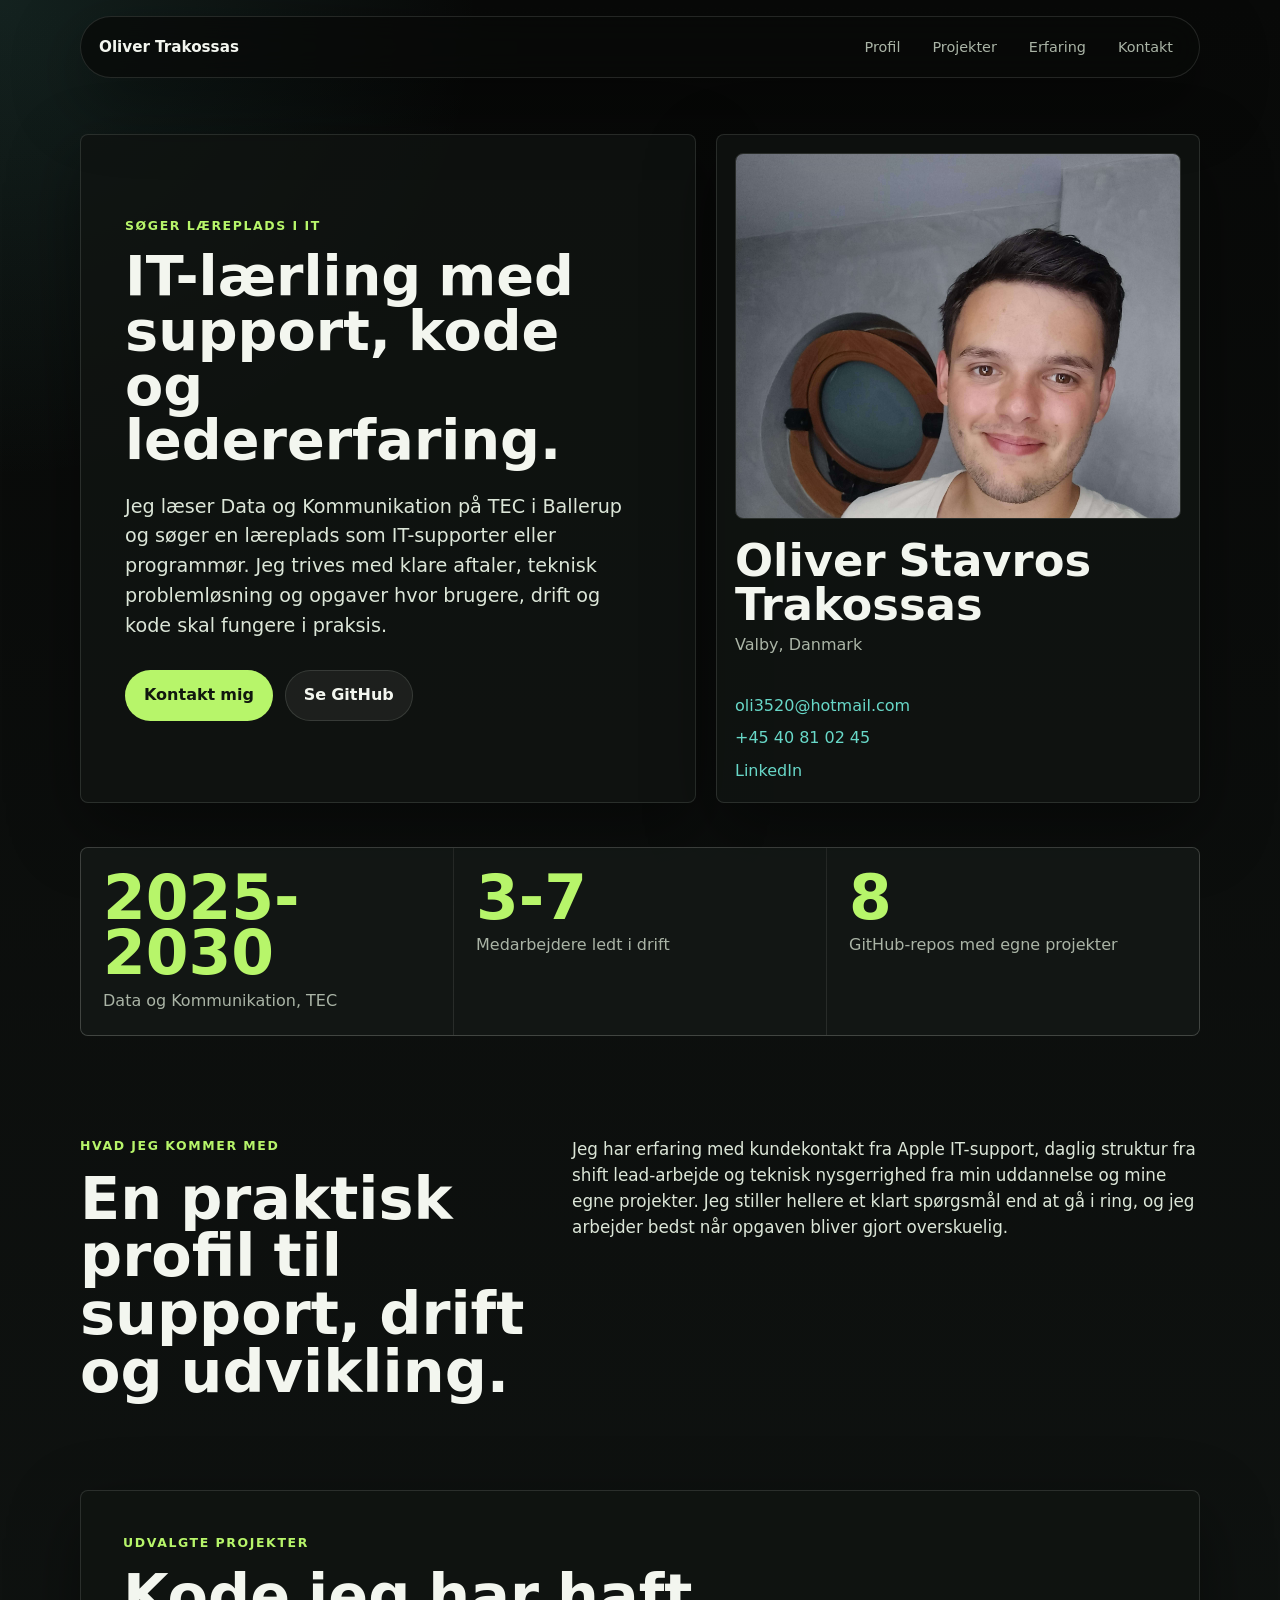
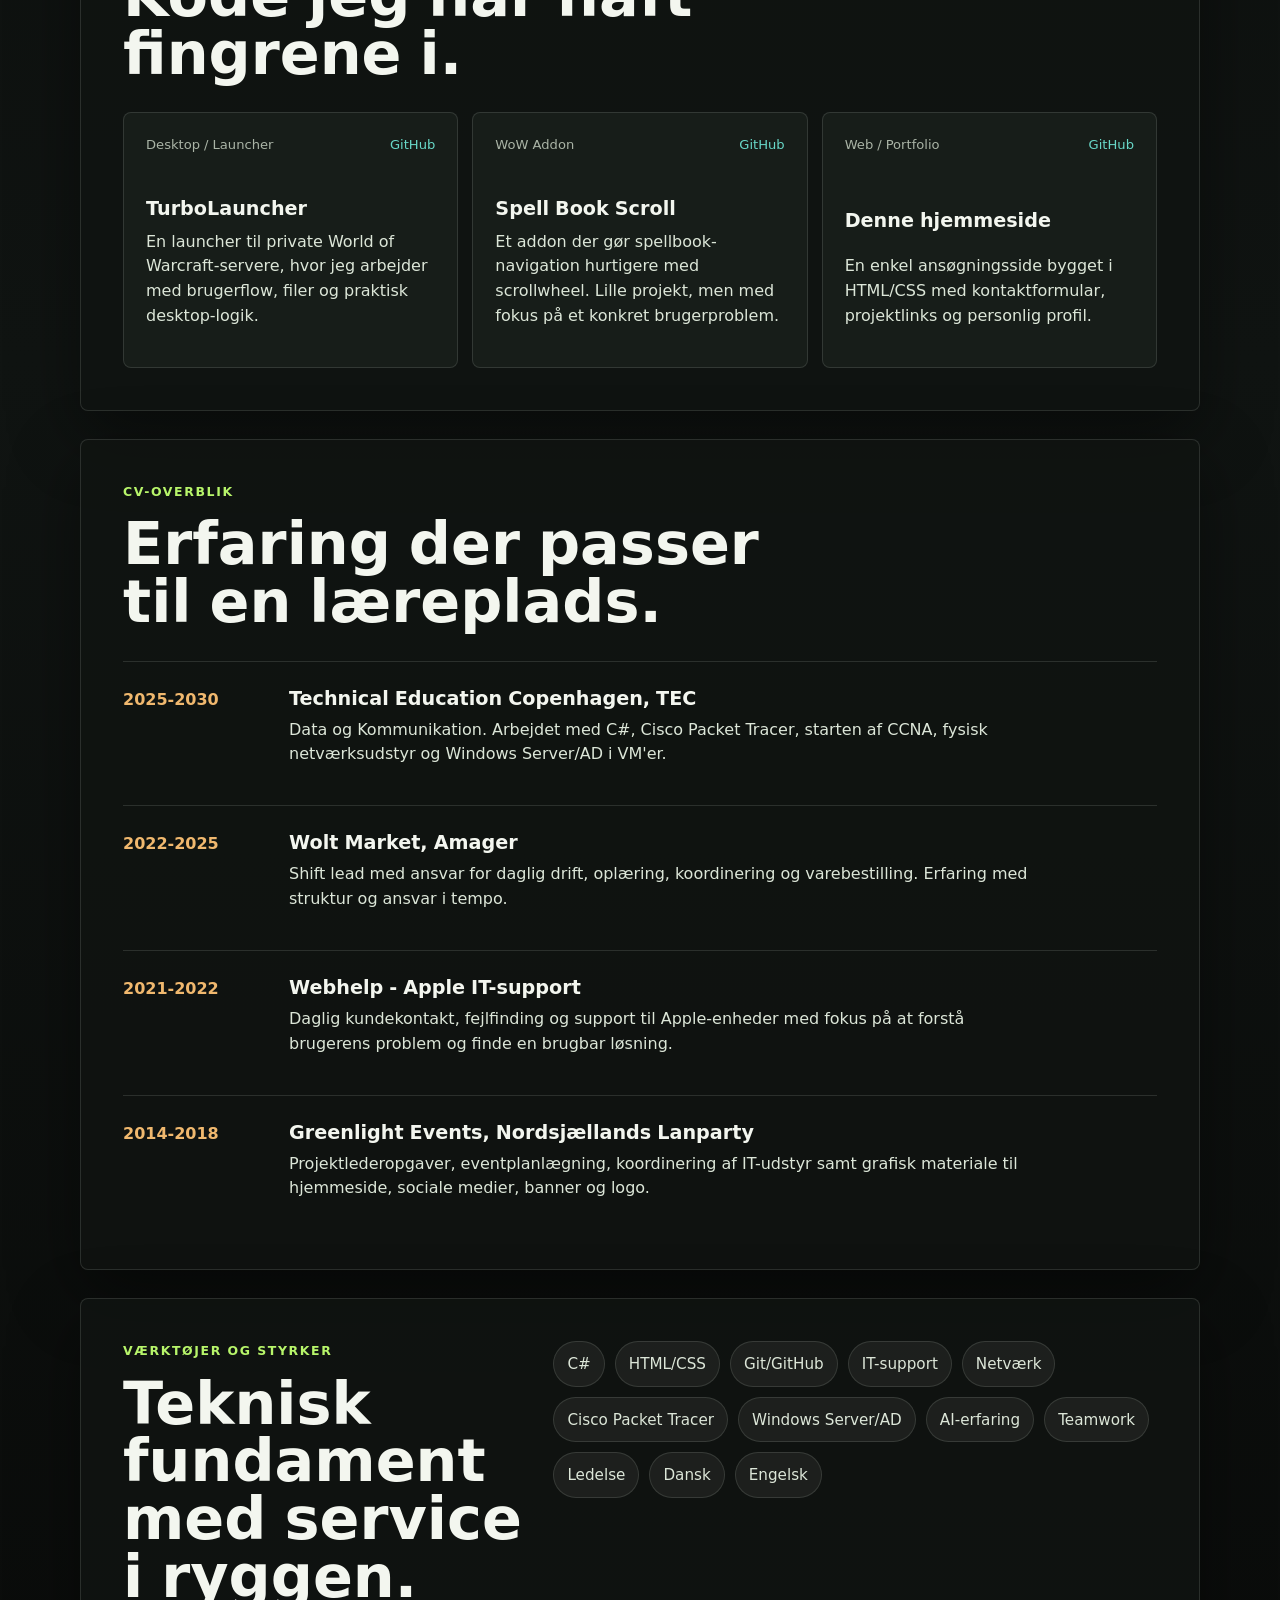
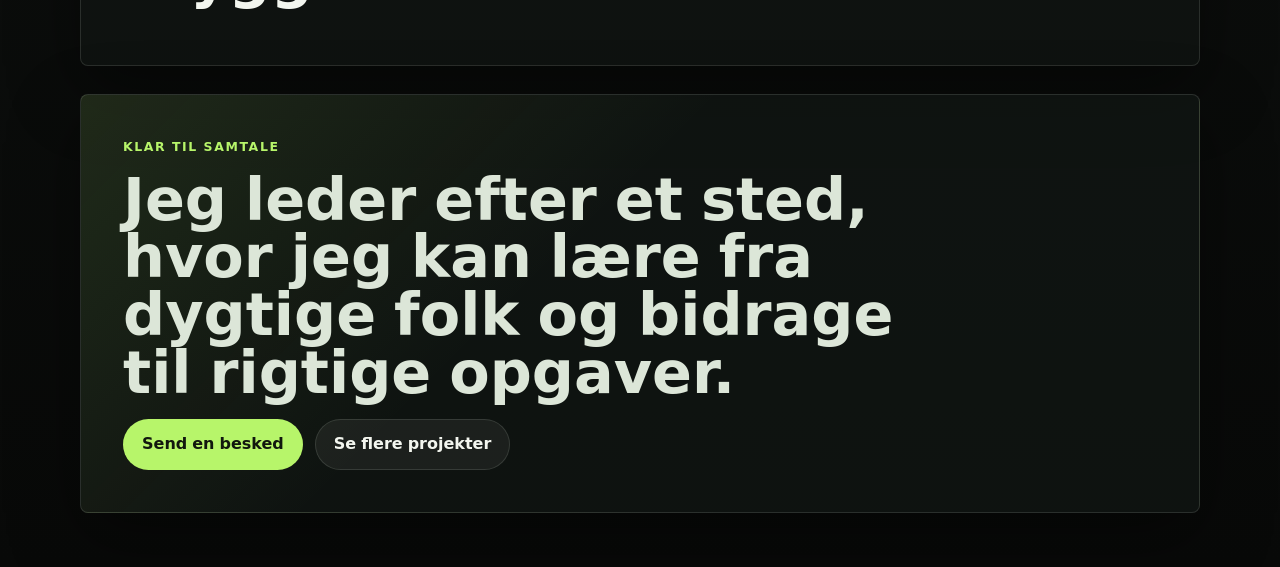
<file: index.html>
<!DOCTYPE html>
<html lang="da">
<head>
  <meta charset="UTF-8">
  <meta name="viewport" content="width=device-width, initial-scale=1.0">
  <meta name="description" content="Oliver Trakossas søger læreplads som IT-supporter eller programmør. Se CV, projekter og kontaktoplysninger.">
  <title>Oliver Trakossas | IT-supporter & programmør-lærling</title>
  <link rel="stylesheet" href="styles.css">
</head>
<body>
  <nav class="site-nav" aria-label="Hovednavigation">
    <a class="brand" href="index.html">Oliver Trakossas</a>
    <div class="nav-links">
      <a href="#profil">Profil</a>
      <a href="#projekter">Projekter</a>
      <a href="#erfaring">Erfaring</a>
      <a href="kontakt.html">Kontakt</a>
    </div>
  </nav>

  <main>
    <section class="hero" id="profil">
      <div class="hero-copy">
        <p class="eyebrow">Søger læreplads i IT</p>
        <h1>IT-lærling med support, kode og ledererfaring.</h1>
        <p class="hero-text">
          Jeg læser Data og Kommunikation på TEC i Ballerup og søger en læreplads som IT-supporter
          eller programmør. Jeg trives med klare aftaler, teknisk problemløsning og opgaver hvor brugere,
          drift og kode skal fungere i praksis.
        </p>
        <div class="hero-actions">
          <a class="button primary" href="kontakt.html">Kontakt mig</a>
          <a class="button secondary" href="https://github.com/Turbogreek" target="_blank" rel="noreferrer">Se GitHub</a>
        </div>
      </div>

      <aside class="profile-panel" aria-label="Kort profil">
        <img src="mig.jpg" alt="Portræt af Oliver Trakossas" class="profile-photo">
        <div>
          <h2>Oliver Stavros Trakossas</h2>
          <p>Valby, Danmark</p>
        </div>
        <div class="contact-strip">
          <a href="mailto:oli3520@hotmail.com">oli3520@hotmail.com</a>
          <a href="tel:+4540810245">+45 40 81 02 45</a>
          <a href="https://www.linkedin.com/in/oliver-trakossas" target="_blank" rel="noreferrer">LinkedIn</a>
        </div>
      </aside>
    </section>

    <section class="stats-band" aria-label="Nøgletal">
      <div>
        <strong>2025-2030</strong>
        <span>Data og Kommunikation, TEC</span>
      </div>
      <div>
        <strong>3-7</strong>
        <span>Medarbejdere ledt i drift</span>
      </div>
      <div>
        <strong>8</strong>
        <span>GitHub-repos med egne projekter</span>
      </div>
    </section>

    <section class="split-section">
      <div>
        <p class="eyebrow">Hvad jeg kommer med</p>
        <h2>En praktisk profil til support, drift og udvikling.</h2>
      </div>
      <div class="text-stack">
        <p>
          Jeg har erfaring med kundekontakt fra Apple IT-support, daglig struktur fra shift lead-arbejde
          og teknisk nysgerrighed fra min uddannelse og mine egne projekter. Jeg stiller hellere et klart
          spørgsmål end at gå i ring, og jeg arbejder bedst når opgaven bliver gjort overskuelig.
        </p>
       
      </div>
    </section>

    <section class="section-block" id="projekter">
      <div class="section-heading">
        <p class="eyebrow">Udvalgte projekter</p>
        <h2>Kode jeg har haft fingrene i.</h2>
      </div>
      <div class="project-grid">
        <article class="project-card">
          <div class="card-topline">
            <span>Desktop / Launcher</span>
            <a href="https://github.com/Turbogreek/TurboLauncher1.0" target="_blank" rel="noreferrer">GitHub</a>
          </div>
          <h3>TurboLauncher</h3>
          <p>En launcher til private World of Warcraft-servere, hvor jeg arbejder med brugerflow, filer og praktisk desktop-logik.</p>
        </article>
        <article class="project-card">
          <div class="card-topline">
            <span>WoW Addon</span>
            <a href="https://github.com/Turbogreek/Spell-book-scroll-wow-TBC" target="_blank" rel="noreferrer">GitHub</a>
          </div>
          <h3>Spell Book Scroll</h3>
          <p>Et addon der gør spellbook-navigation hurtigere med scrollwheel. Lille projekt, men med fokus på et konkret brugerproblem.</p>
        </article>
        <article class="project-card">
          <div class="card-topline">
            <span>Web / Portfolio</span>
            <a href="https://github.com/Turbogreek/Kontakt-test" target="_blank" rel="noreferrer">GitHub</a>
          </div>
          <h3>Denne hjemmeside</h3>
          <p>En enkel ansøgningsside bygget i HTML/CSS med kontaktformular, projektlinks og personlig profil.</p>
        </article>
      </div>
    </section>

    <section class="section-block" id="erfaring">
      <div class="section-heading">
        <p class="eyebrow">CV-overblik</p>
        <h2>Erfaring der passer til en læreplads.</h2>
      </div>
      <div class="timeline">
        <article>
          <span>2025-2030</span>
          <h3>Technical Education Copenhagen, TEC</h3>
          <p>Data og Kommunikation. Arbejdet med C#, Cisco Packet Tracer, starten af CCNA, fysisk netværksudstyr og Windows Server/AD i VM'er.</p>
        </article>
        <article>
          <span>2022-2025</span>
          <h3>Wolt Market, Amager</h3>
          <p>Shift lead med ansvar for daglig drift, oplæring, koordinering og varebestilling. Erfaring med struktur og ansvar i tempo.</p>
        </article>
        <article>
          <span>2021-2022</span>
          <h3>Webhelp - Apple IT-support</h3>
          <p>Daglig kundekontakt, fejlfinding og support til Apple-enheder med fokus på at forstå brugerens problem og finde en brugbar løsning.</p>
        </article>
        <article>
          <span>2014-2018</span>
          <h3>Greenlight Events, Nordsjællands Lanparty</h3>
          <p>Projektlederopgaver, eventplanlægning, koordinering af IT-udstyr samt grafisk materiale til hjemmeside, sociale medier, banner og logo.</p>
        </article>
      </div>
    </section>

    <section class="skills-section">
      <div>
        <p class="eyebrow">Værktøjer og styrker</p>
        <h2>Teknisk fundament med service i ryggen.</h2>
      </div>
      <div class="skills-list">
        <span>C#</span>
        <span>HTML/CSS</span>
        <span>Git/GitHub</span>
        <span>IT-support</span>
        <span>Netværk</span>
        <span>Cisco Packet Tracer</span>
        <span>Windows Server/AD</span>
        <span>AI-erfaring</span>
        <span>Teamwork</span>
        <span>Ledelse</span>
        <span>Dansk</span>
        <span>Engelsk</span>
      </div>
    </section>

    <section class="cta-section">
      <p class="eyebrow">Klar til samtale</p>
      <h2>Jeg leder efter et sted, hvor jeg kan lære fra dygtige folk og bidrage til rigtige opgaver.</h2>
      <div class="hero-actions">
        <a class="button primary" href="kontakt.html">Send en besked</a>
        <a class="button secondary" href="project.html">Se flere projekter</a>
      </div>
    </section>
  </main>
</body>
</html>
</file>
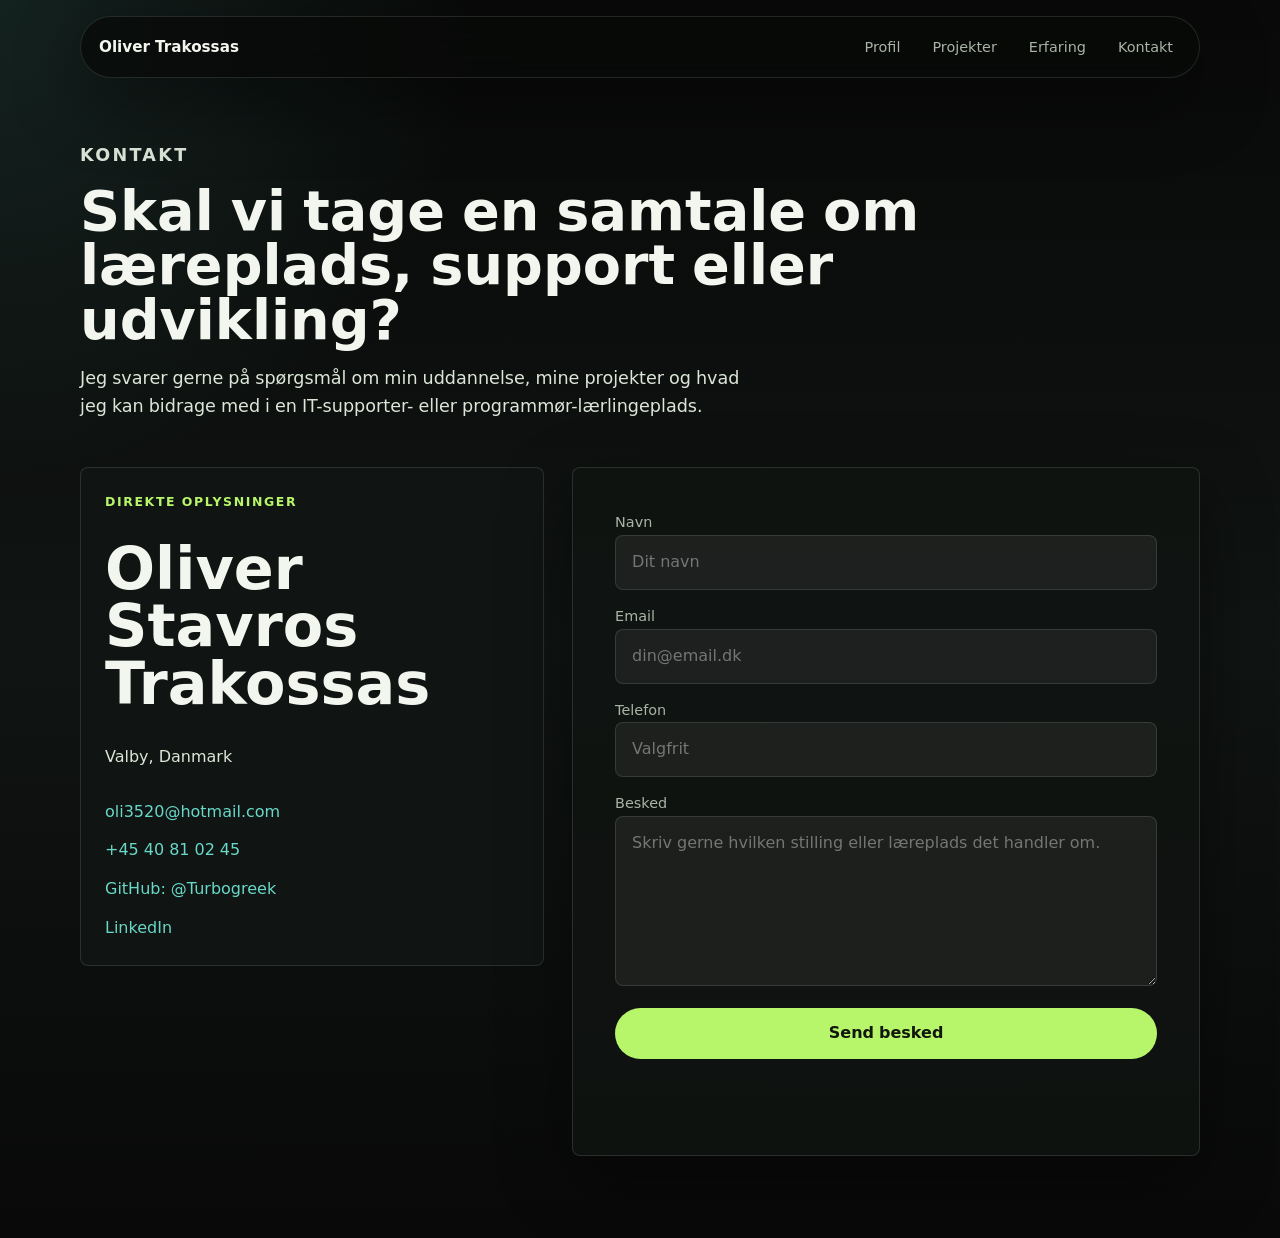
<file: kontakt.html>
<!DOCTYPE html>
<html lang="da">
<head>
  <meta charset="UTF-8">
  <meta name="viewport" content="width=device-width, initial-scale=1.0">
  <meta name="description" content="Kontakt Oliver Trakossas om læreplads som IT-supporter eller programmør.">
  <title>Kontakt | Oliver Trakossas</title>
  <link rel="stylesheet" href="styles.css">
</head>
<body>
  <nav class="site-nav" aria-label="Hovednavigation">
    <a class="brand" href="index.html">Oliver Trakossas</a>
    <div class="nav-links">
      <a href="index.html#profil">Profil</a>
      <a href="project.html">Projekter</a>
      <a href="index.html#erfaring">Erfaring</a>
      <a href="kontakt.html">Kontakt</a>
    </div>
  </nav>

  <main>
    <section class="page-hero">
      <p class="eyebrow">Kontakt</p>
      <h1>Skal vi tage en samtale om læreplads, support eller udvikling?</h1>
      <p>
        Jeg svarer gerne på spørgsmål om min uddannelse, mine projekter og hvad jeg kan bidrage med
        i en IT-supporter- eller programmør-lærlingeplads.
      </p>
    </section>

    <section class="contact-layout">
      <aside class="contact-card">
        <p class="eyebrow">Direkte oplysninger</p>
        <h2>Oliver Stavros Trakossas</h2>
        <p class="contact-intro">Valby, Danmark</p>
        <a href="mailto:oli3520@hotmail.com">oli3520@hotmail.com</a>
        <a href="tel:+4540810245">+45 40 81 02 45</a>
        <a href="https://github.com/Turbogreek" target="_blank" rel="noreferrer">GitHub: @Turbogreek</a>
        <a href="https://www.linkedin.com/in/oliver-trakossas" target="_blank" rel="noreferrer">LinkedIn</a>
      </aside>

      <section class="contact-panel">
        <form id="kontaktForm" action="https://formsubmit.co/ajax/oli3520@hotmail.com" method="POST">
          <input type="text" name="_honey" tabindex="-1" autocomplete="off" style="display:none">
          <input type="hidden" name="_subject" value="Ny besked fra olivertrakossas portfolio">

          <div>
            <label for="navn">Navn</label>
            <input type="text" id="navn" name="navn" placeholder="Dit navn" required>
          </div>

          <div>
            <label for="email">Email</label>
            <input type="email" id="email" name="email" placeholder="din@email.dk" required>
          </div>

          <div>
            <label for="telefon">Telefon</label>
            <input type="text" id="telefon" name="telefon" placeholder="Valgfrit">
          </div>

          <div>
            <label for="besked">Besked</label>
            <textarea id="besked" name="besked" placeholder="Skriv gerne hvilken stilling eller læreplads det handler om." required></textarea>
          </div>

          <button type="submit">Send besked</button>
          <p class="form-status" id="formStatus" aria-live="polite"></p>
        </form>
      </section>
    </section>
  </main>

  <script>
    const form = document.getElementById("kontaktForm");
    const statusText = document.getElementById("formStatus");

    form.addEventListener("submit", async (event) => {
      event.preventDefault();
      statusText.textContent = "Sender besked...";

      const formData = new FormData(form);
      const payload = Object.fromEntries(formData.entries());

      try {
        const response = await fetch(form.action, {
          method: "POST",
          headers: {
            "Content-Type": "application/json",
            "Accept": "application/json"
          },
          body: JSON.stringify(payload)
        });

        if (!response.ok) {
          throw new Error("Formularen kunne ikke sendes.");
        }

        statusText.textContent = "Tak, beskeden er sendt.";
        form.reset();
      } catch (error) {
        statusText.textContent = "Beskeden kunne ikke sendes lige nu. Brug gerne email eller telefon i stedet.";
      }
    });
  </script>
</body>
</html>
</file>
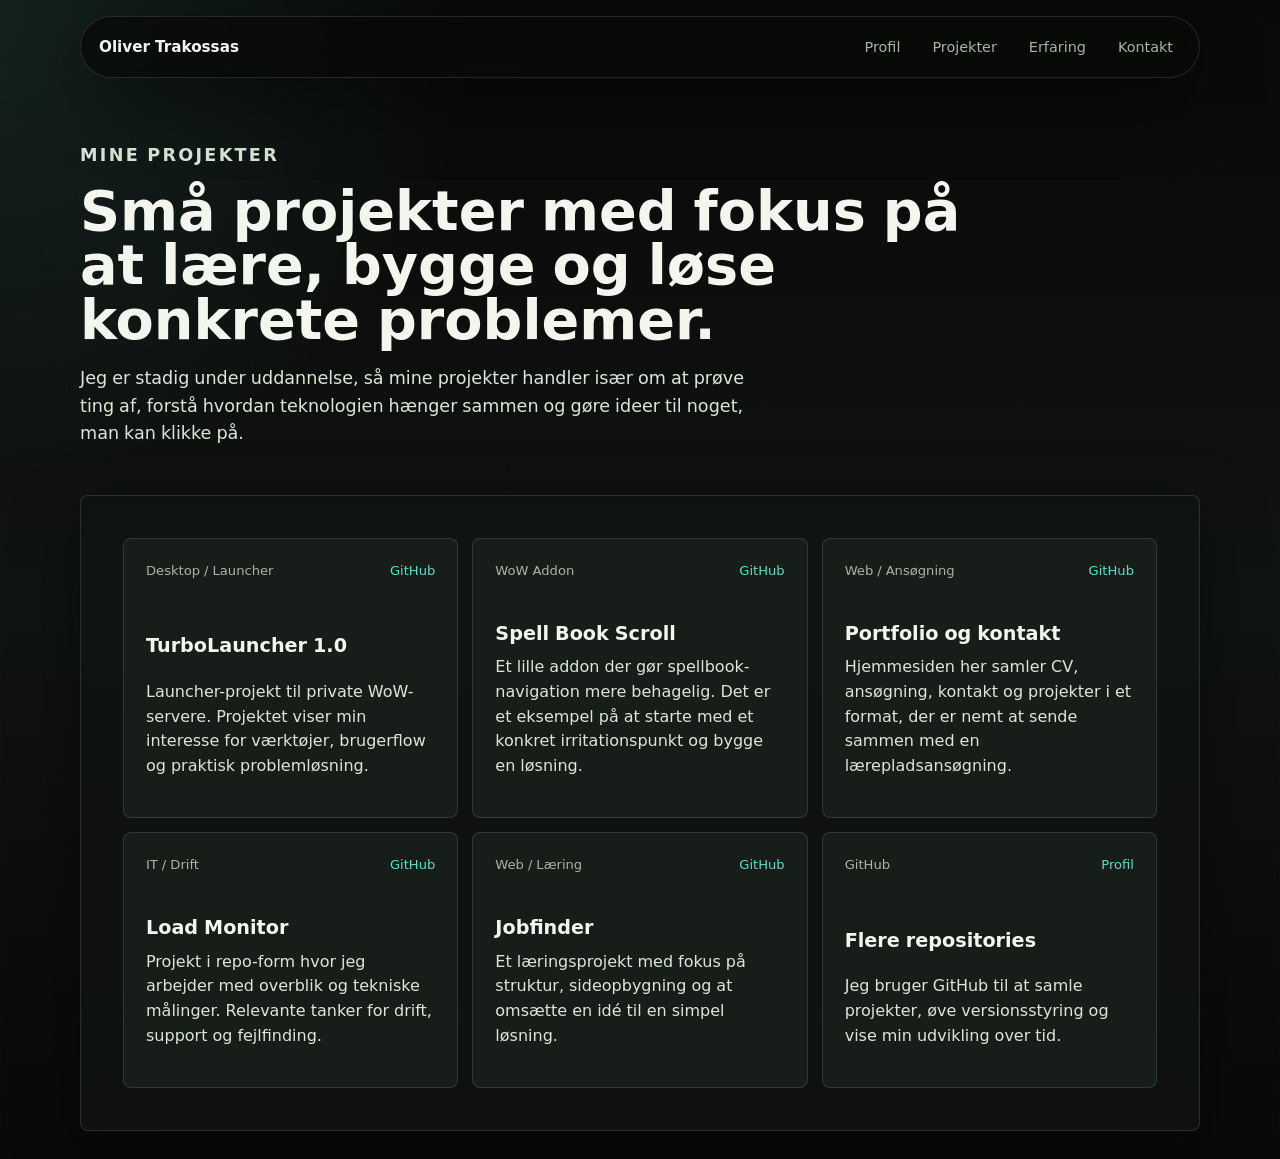
<file: project.html>
<!DOCTYPE html>
<html lang="da">
<head>
  <meta charset="UTF-8">
  <meta name="viewport" content="width=device-width, initial-scale=1.0">
  <meta name="description" content="Projekter fra Oliver Trakossas: launcher, WoW addon, webside og læringsprojekter.">
  <title>Projekter | Oliver Trakossas</title>
  <link rel="stylesheet" href="styles.css">
</head>
<body>
  <nav class="site-nav" aria-label="Hovednavigation">
    <a class="brand" href="index.html">Oliver Trakossas</a>
    <div class="nav-links">
      <a href="index.html#profil">Profil</a>
      <a href="project.html">Projekter</a>
      <a href="index.html#erfaring">Erfaring</a>
      <a href="kontakt.html">Kontakt</a>
    </div>
  </nav>

  <main>
    <section class="page-hero">
      <p class="eyebrow">Mine projekter</p>
      <h1>Små projekter med fokus på at lære, bygge og løse konkrete problemer.</h1>
      <p>
        Jeg er stadig under uddannelse, så mine projekter handler især om at prøve ting af,
        forstå hvordan teknologien hænger sammen og gøre ideer til noget, man kan klikke på.
      </p>
    </section>

    <section class="section-block">
      <div class="project-grid">
        <article class="project-card">
          <div class="card-topline">
            <span>Desktop / Launcher</span>
            <a href="https://github.com/Turbogreek/TurboLauncher1.0" target="_blank" rel="noreferrer">GitHub</a>
          </div>
          <h3>TurboLauncher 1.0</h3>
          <p>Launcher-projekt til private WoW-servere. Projektet viser min interesse for værktøjer, brugerflow og praktisk problemløsning.</p>
        </article>

        <article class="project-card">
          <div class="card-topline">
            <span>WoW Addon</span>
            <a href="https://github.com/Turbogreek/Spell-book-scroll-wow-TBC" target="_blank" rel="noreferrer">GitHub</a>
          </div>
          <h3>Spell Book Scroll</h3>
          <p>Et lille addon der gør spellbook-navigation mere behagelig. Det er et eksempel på at starte med et konkret irritationspunkt og bygge en løsning.</p>
        </article>

        <article class="project-card">
          <div class="card-topline">
            <span>Web / Ansøgning</span>
            <a href="https://github.com/Turbogreek/Kontakt-test" target="_blank" rel="noreferrer">GitHub</a>
          </div>
          <h3>Portfolio og kontakt</h3>
          <p>Hjemmesiden her samler CV, ansøgning, kontakt og projekter i et format, der er nemt at sende sammen med en lærepladsansøgning.</p>
        </article>

        <article class="project-card">
          <div class="card-topline">
            <span>IT / Drift</span>
            <a href="https://github.com/Turbogreek/Load-monitor-wow-TBC" target="_blank" rel="noreferrer">GitHub</a>
          </div>
          <h3>Load Monitor</h3>
          <p>Projekt i repo-form hvor jeg arbejder med overblik og tekniske målinger. Relevante tanker for drift, support og fejlfinding.</p>
        </article>

        <article class="project-card">
          <div class="card-topline">
            <span>Web / Læring</span>
            <a href="https://github.com/Turbogreek/jobfinder" target="_blank" rel="noreferrer">GitHub</a>
          </div>
          <h3>Jobfinder</h3>
          <p>Et læringsprojekt med fokus på struktur, sideopbygning og at omsætte en idé til en simpel løsning.</p>
        </article>

        <article class="project-card">
          <div class="card-topline">
            <span>GitHub</span>
            <a href="https://github.com/Turbogreek" target="_blank" rel="noreferrer">Profil</a>
          </div>
          <h3>Flere repositories</h3>
          <p>Jeg bruger GitHub til at samle projekter, øve versionsstyring og vise min udvikling over tid.</p>
        </article>
      </div>
    </section>
  </main>
</body>
</html>
</file>
<file: styles.css>
@font-face {
  font-family: "OliverDisplay";
  src: url("font1.woff2") format("woff2");
  font-display: swap;
}

:root {
  color-scheme: dark;
  --bg: #080908;
  --panel: #101412;
  --panel-strong: #171d19;
  --line: rgba(232, 238, 228, 0.13);
  --text: #f3f6ef;
  --muted: #aab4a6;
  --soft: #dce6d8;
  --accent: #b7f56a;
  --accent-2: #68d8c8;
  --warn: #f0b86e;
  --shadow: 0 24px 70px rgba(0, 0, 0, 0.42);
}

* {
  box-sizing: border-box;
}

html {
  scroll-behavior: smooth;
}

body {
  margin: 0;
  min-height: 100vh;
  background:
    radial-gradient(circle at top left, rgba(104, 216, 200, 0.12), transparent 30rem),
    linear-gradient(180deg, #080908 0%, #101412 52%, #080908 100%);
  color: var(--text);
  font-family: OliverDisplay, Inter, ui-sans-serif, system-ui, -apple-system, BlinkMacSystemFont, "Segoe UI", sans-serif;
  line-height: 1.55;
}

a {
  color: inherit;
}

img {
  display: block;
  max-width: 100%;
}

.site-nav {
  position: sticky;
  top: 0;
  z-index: 10;
  display: flex;
  align-items: center;
  justify-content: space-between;
  gap: 1rem;
  width: min(1120px, calc(100% - 32px));
  margin: 16px auto 0;
  padding: 10px 12px 10px 18px;
  border: 1px solid var(--line);
  border-radius: 999px;
  background: rgba(8, 9, 8, 0.78);
  box-shadow: var(--shadow);
  backdrop-filter: blur(18px);
}

.brand {
  color: var(--text);
  font-size: 0.95rem;
  font-weight: 800;
  text-decoration: none;
  white-space: nowrap;
}

.nav-links {
  display: flex;
  align-items: center;
  gap: 4px;
  flex-wrap: wrap;
  justify-content: flex-end;
}

.nav-links a {
  min-height: 38px;
  padding: 9px 14px;
  border-radius: 999px;
  color: var(--muted);
  font-size: 0.9rem;
  text-decoration: none;
  transition: background 160ms ease, color 160ms ease;
}

.nav-links a:hover,
.nav-links a:focus-visible {
  background: rgba(243, 246, 239, 0.08);
  color: var(--text);
  outline: none;
}

main {
  width: min(1120px, calc(100% - 32px));
  margin: 0 auto;
}

.hero {
  display: grid;
  grid-template-columns: minmax(0, 1.12fr) minmax(300px, 0.88fr);
  gap: 20px;
  align-items: stretch;
  min-height: auto;
  padding: 56px 0 44px;
}

.hero-copy,
.profile-panel,
.section-block,
.skills-section,
.cta-section,
.contact-panel {
  border: 1px solid var(--line);
  border-radius: 8px;
  background: rgba(16, 20, 18, 0.82);
  box-shadow: var(--shadow);
}

.hero-copy {
  display: flex;
  flex-direction: column;
  justify-content: center;
  min-height: 510px;
  padding: clamp(30px, 4vw, 44px);
}

.eyebrow {
  margin: 0 0 14px;
  color: var(--accent);
  font-size: 0.78rem;
  font-weight: 900;
  letter-spacing: 0.13em;
  text-transform: uppercase;
}

h1,
h2,
h3,
p {
  margin-top: 0;
}

h1 {
  max-width: 660px;
  margin-bottom: 24px;
  font-size: clamp(2.65rem, 4.35vw, 4.8rem);
  line-height: 0.98;
  letter-spacing: 0;
  overflow-wrap: break-word;
}

h2 {
  margin-bottom: 18px;
  font-size: clamp(2rem, 4.6vw, 4.4rem);
  line-height: 0.98;
  letter-spacing: 0;
}

h3 {
  margin-bottom: 10px;
  font-size: 1.2rem;
  line-height: 1.15;
}

.hero-text,
.text-stack p,
.project-card p,
.timeline p,
.cta-section h2,
.contact-intro {
  color: var(--soft);
}

.hero-text {
  max-width: 680px;
  margin-bottom: 30px;
  font-size: clamp(1rem, 1.8vw, 1.2rem);
}

.hero-actions {
  display: flex;
  flex-wrap: wrap;
  gap: 12px;
}

.button,
button {
  display: inline-flex;
  min-height: 46px;
  align-items: center;
  justify-content: center;
  padding: 12px 18px;
  border: 1px solid transparent;
  border-radius: 999px;
  font: inherit;
  font-weight: 900;
  text-decoration: none;
  cursor: pointer;
  transition: transform 160ms ease, border-color 160ms ease, background 160ms ease;
}

.button:hover,
button:hover {
  transform: translateY(-1px);
}

.primary,
button {
  background: var(--accent);
  color: #11170e;
}

.secondary {
  border-color: var(--line);
  background: rgba(243, 246, 239, 0.06);
  color: var(--text);
}

.profile-panel {
  display: flex;
  flex-direction: column;
  justify-content: flex-start;
  gap: 20px;
  min-height: 510px;
  padding: 18px;
}

.profile-photo {
  width: 100%;
  aspect-ratio: 1 / 0.82;
  border-radius: 8px;
  object-fit: cover;
  object-position: center 18%;
  border: 1px solid var(--line);
}

.profile-panel h2 {
  margin-bottom: 6px;
  font-size: clamp(2rem, 3.5vw, 3rem);
  line-height: 0.98;
}

.profile-panel p {
  color: var(--muted);
}

.contact-strip {
  display: grid;
  gap: 8px;
  margin-top: auto;
}

.contact-strip a,
.card-topline a,
.inline-link {
  color: var(--accent-2);
  text-decoration: none;
}

.stats-band {
  display: grid;
  grid-template-columns: repeat(3, 1fr);
  gap: 1px;
  overflow: hidden;
  margin-bottom: 28px;
  border: 1px solid var(--line);
  border-radius: 8px;
  background: var(--line);
}

.stats-band div {
  min-height: 132px;
  padding: 22px;
  background: rgba(16, 20, 18, 0.9);
}

.stats-band strong {
  display: block;
  margin-bottom: 8px;
  color: var(--accent);
  font-size: clamp(2rem, 4.8vw, 4.6rem);
  line-height: 0.9;
}

.stats-band span {
  color: var(--muted);
}

.split-section {
  display: grid;
  grid-template-columns: 0.85fr 1.15fr;
  gap: 28px;
  padding: 72px 0;
}

.text-stack {
  max-width: 680px;
  font-size: 1.05rem;
}

.section-block,
.skills-section,
.cta-section,
.contact-panel {
  margin-bottom: 28px;
  padding: clamp(24px, 4vw, 42px);
}

.section-heading {
  max-width: 720px;
  margin-bottom: 30px;
}

.project-grid {
  display: grid;
  grid-template-columns: repeat(3, 1fr);
  gap: 14px;
}

.project-card {
  display: flex;
  min-height: 250px;
  flex-direction: column;
  justify-content: space-between;
  padding: 22px;
  border: 1px solid var(--line);
  border-radius: 8px;
  background: var(--panel-strong);
}

.card-topline {
  display: flex;
  align-items: center;
  justify-content: space-between;
  gap: 12px;
  margin-bottom: 42px;
  color: var(--muted);
  font-size: 0.82rem;
}

.timeline {
  display: grid;
  gap: 12px;
}

.timeline article {
  display: grid;
  grid-template-columns: 140px minmax(0, 1fr);
  grid-template-rows: auto auto;
  column-gap: 26px;
  row-gap: 8px;
  padding: 26px 0;
  border-top: 1px solid var(--line);
}

.timeline span {
  grid-row: 1 / span 2;
  color: var(--warn);
  font-weight: 900;
}

.timeline h3 {
  margin-bottom: 0;
}

.timeline p {
  grid-column: 2;
  margin-bottom: 0;
  overflow-wrap: break-word;
  max-width: 760px;
}

.skills-section {
  display: grid;
  grid-template-columns: 0.8fr 1.2fr;
  gap: 28px;
  align-items: start;
}

.skills-list {
  display: flex;
  flex-wrap: wrap;
  gap: 10px;
}

.skills-list span {
  padding: 10px 13px;
  border: 1px solid var(--line);
  border-radius: 999px;
  background: rgba(243, 246, 239, 0.06);
  color: var(--soft);
  font-size: 0.95rem;
}

.cta-section {
  display: grid;
  min-height: 340px;
  align-content: end;
  margin-bottom: 54px;
  background:
    linear-gradient(135deg, rgba(183, 245, 106, 0.1), transparent 42%),
    rgba(16, 20, 18, 0.9);
}

.cta-section h2 {
  max-width: 820px;
}

.page-hero {
  padding: 64px 0 30px;
}

.page-hero h1 {
  max-width: 920px;
  margin-bottom: 18px;
}

.page-hero p {
  max-width: 680px;
  color: var(--soft);
  font-size: 1.1rem;
}

.contact-layout {
  display: grid;
  grid-template-columns: 0.85fr 1.15fr;
  gap: 28px;
  align-items: start;
  margin-bottom: 54px;
}

.contact-card {
  display: grid;
  gap: 14px;
  padding: 24px;
  border: 1px solid var(--line);
  border-radius: 8px;
  background: var(--panel);
}

.contact-card a {
  color: var(--accent-2);
  text-decoration: none;
}

form {
  display: grid;
  gap: 14px;
}

label {
  color: var(--muted);
  font-size: 0.9rem;
}

input,
textarea {
  width: 100%;
  border: 1px solid var(--line);
  border-radius: 8px;
  background: rgba(243, 246, 239, 0.06);
  color: var(--text);
  font: inherit;
  padding: 14px 16px;
}

textarea {
  min-height: 170px;
  resize: vertical;
}

input:focus,
textarea:focus {
  border-color: var(--accent-2);
  outline: none;
}

.form-status {
  min-height: 24px;
  color: var(--accent);
}

@media (max-width: 880px) {
  .hero,
  .split-section,
  .skills-section,
  .contact-layout {
    grid-template-columns: 1fr;
  }

  .hero {
    min-height: auto;
    padding-top: 38px;
  }

  .hero-copy,
  .profile-panel {
    min-height: auto;
  }

  .profile-photo {
    aspect-ratio: 4 / 3;
    object-position: center 20%;
  }

  .project-grid,
  .stats-band {
    grid-template-columns: 1fr;
  }

  .timeline article {
    grid-template-columns: 1fr;
    gap: 8px;
  }

  .timeline span,
  .timeline p {
    grid-column: auto;
    grid-row: auto;
  }
}

@media (max-width: 640px) {
  .site-nav {
    align-items: flex-start;
    border-radius: 8px;
    flex-direction: column;
  }

  .nav-links {
    justify-content: flex-start;
  }

  .nav-links a {
    padding-inline: 10px;
  }

  main,
  .site-nav {
    width: min(100% - 20px, 1120px);
  }

  .hero-copy,
  .profile-panel,
  .section-block,
  .skills-section,
  .cta-section,
  .contact-panel {
    padding: 20px;
  }

  h1 {
    font-size: clamp(2.25rem, 11vw, 3.45rem);
  }
}
</file>
